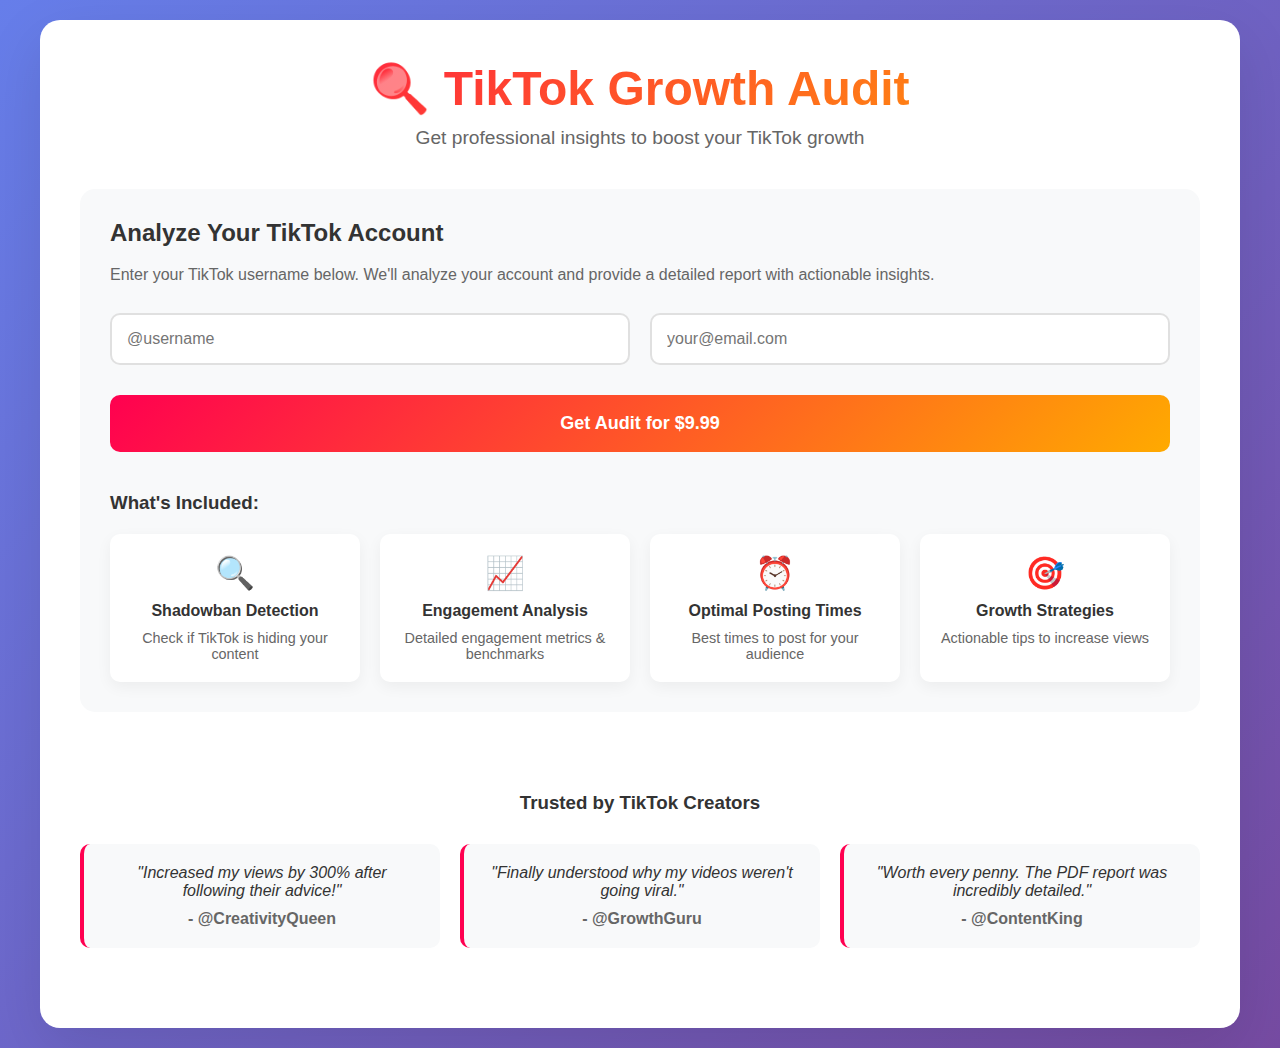
<file: frontend/index.html>
<!DOCTYPE html>
<html lang="en">
<head>
    <meta charset="UTF-8">
    <meta name="viewport" content="width=device-width, initial-scale=1.0">
    <title>InsightIQ - TikTok Audit</title>
    <link rel="stylesheet" href="style.css">
    <script src="https://js.stripe.com/v3/"></script>
</head>
<body>
    <div class="container">
        <header>
            <h1>🔍 TikTok Growth Audit</h1>
            <p class="subtitle">Get professional insights to boost your TikTok growth</p>
        </header>
        
        <div class="audit-form">
            <h2>Analyze Your TikTok Account</h2>
            <p class="form-description">Enter your TikTok username below. We'll analyze your account and provide a detailed report with actionable insights.</p>
            
            <div class="input-group">
                <input type="text" id="username" placeholder="@username" required>
                <input type="email" id="email" placeholder="your@email.com" required>
            </div>
            
            <button id="audit-btn" onclick="startAudit()">
                <span class="btn-text">Get Audit for $9.99</span>
                <span class="btn-loading" style="display: none;">Processing...</span>
            </button>
            
            <div class="features">
                <h3>What's Included:</h3>
                <div class="feature-grid">
                    <div class="feature">
                        <div class="feature-icon">🔍</div>
                        <h4>Shadowban Detection</h4>
                        <p>Check if TikTok is hiding your content</p>
                    </div>
                    <div class="feature">
                        <div class="feature-icon">📈</div>
                        <h4>Engagement Analysis</h4>
                        <p>Detailed engagement metrics & benchmarks</p>
                    </div>
                    <div class="feature">
                        <div class="feature-icon">⏰</div>
                        <h4>Optimal Posting Times</h4>
                        <p>Best times to post for your audience</p>
                    </div>
                    <div class="feature">
                        <div class="feature-icon">🎯</div>
                        <h4>Growth Strategies</h4>
                        <p>Actionable tips to increase views</p>
                    </div>
                </div>
            </div>
        </div>
        
        <div class="testimonials">
            <h3>Trusted by TikTok Creators</h3>
            <div class="testimonial-grid">
                <div class="testimonial">
                    <p>"Increased my views by 300% after following their advice!"</p>
                    <span class="author">- @CreativityQueen</span>
                </div>
                <div class="testimonial">
                    <p>"Finally understood why my videos weren't going viral."</p>
                    <span class="author">- @GrowthGuru</span>
                </div>
                <div class="testimonial">
                    <p>"Worth every penny. The PDF report was incredibly detailed."</p>
                    <span class="author">- @ContentKing</span>
                </div>
            </div>
        </div>
    </div>

    <script src="script.js"></script>
</body>
</html>
</file>
<file: frontend/style.css>
* {
    margin: 0;
    padding: 0;
    box-sizing: border-box;
}

body {
    font-family: -apple-system, BlinkMacSystemFont, 'Segoe UI', Roboto, Oxygen, Ubuntu, sans-serif;
    background: linear-gradient(135deg, #667eea 0%, #764ba2 100%);
    min-height: 100vh;
    padding: 20px;
}

.container {
    max-width: 1200px;
    margin: 0 auto;
    background: white;
    border-radius: 20px;
    padding: 40px;
    box-shadow: 0 20px 60px rgba(0,0,0,0.1);
}

header {
    text-align: center;
    margin-bottom: 40px;
}

h1 {
    color: #333;
    font-size: 3em;
    margin-bottom: 10px;
    background: linear-gradient(135deg, #FF0050, #FFAA00);
    -webkit-background-clip: text;
    -webkit-text-fill-color: transparent;
}

.subtitle {
    color: #666;
    font-size: 1.2em;
}

.audit-form {
    background: #f8f9fa;
    border-radius: 15px;
    padding: 30px;
    margin-bottom: 40px;
}

.audit-form h2 {
    color: #333;
    margin-bottom: 15px;
}

.form-description {
    color: #666;
    margin-bottom: 25px;
    line-height: 1.6;
}

.input-group {
    display: grid;
    grid-template-columns: 1fr 1fr;
    gap: 20px;
    margin-bottom: 30px;
}

input {
    padding: 15px;
    border: 2px solid #e0e0e0;
    border-radius: 10px;
    font-size: 16px;
    transition: border-color 0.3s;
}

input:focus {
    outline: none;
    border-color: #667eea;
}

#audit-btn {
    background: linear-gradient(135deg, #FF0050, #FFAA00);
    color: white;
    border: none;
    padding: 18px 40px;
    font-size: 18px;
    border-radius: 10px;
    cursor: pointer;
    width: 100%;
    font-weight: bold;
    transition: transform 0.3s, box-shadow 0.3s;
}

#audit-btn:hover {
    transform: translateY(-2px);
    box-shadow: 0 10px 30px rgba(255,0,80,0.3);
}

.features {
    margin-top: 40px;
}

.features h3 {
    color: #333;
    margin-bottom: 20px;
}

.feature-grid {
    display: grid;
    grid-template-columns: repeat(auto-fit, minmax(250px, 1fr));
    gap: 20px;
    margin-top: 20px;
}

.feature {
    background: white;
    padding: 20px;
    border-radius: 10px;
    text-align: center;
    box-shadow: 0 5px 15px rgba(0,0,0,0.05);
}

.feature-icon {
    font-size: 2em;
    margin-bottom: 10px;
}

.feature h4 {
    color: #333;
    margin-bottom: 10px;
}

.feature p {
    color: #666;
    font-size: 0.9em;
}

.testimonials {
    text-align: center;
    padding: 40px 0;
}

.testimonials h3 {
    color: #333;
    margin-bottom: 30px;
}

.testimonial-grid {
    display: grid;
    grid-template-columns: repeat(auto-fit, minmax(300px, 1fr));
    gap: 20px;
}

.testimonial {
    background: #f8f9fa;
    padding: 20px;
    border-radius: 10px;
    border-left: 4px solid #FF0050;
}

.testimonial p {
    color: #333;
    font-style: italic;
    margin-bottom: 10px;
}

.author {
    color: #666;
    font-weight: bold;
}

@media (max-width: 768px) {
    .container {
        padding: 20px;
    }
    
    h1 {
        font-size: 2em;
    }
    
    .input-group {
        grid-template-columns: 1fr;
    }
}
</file>
